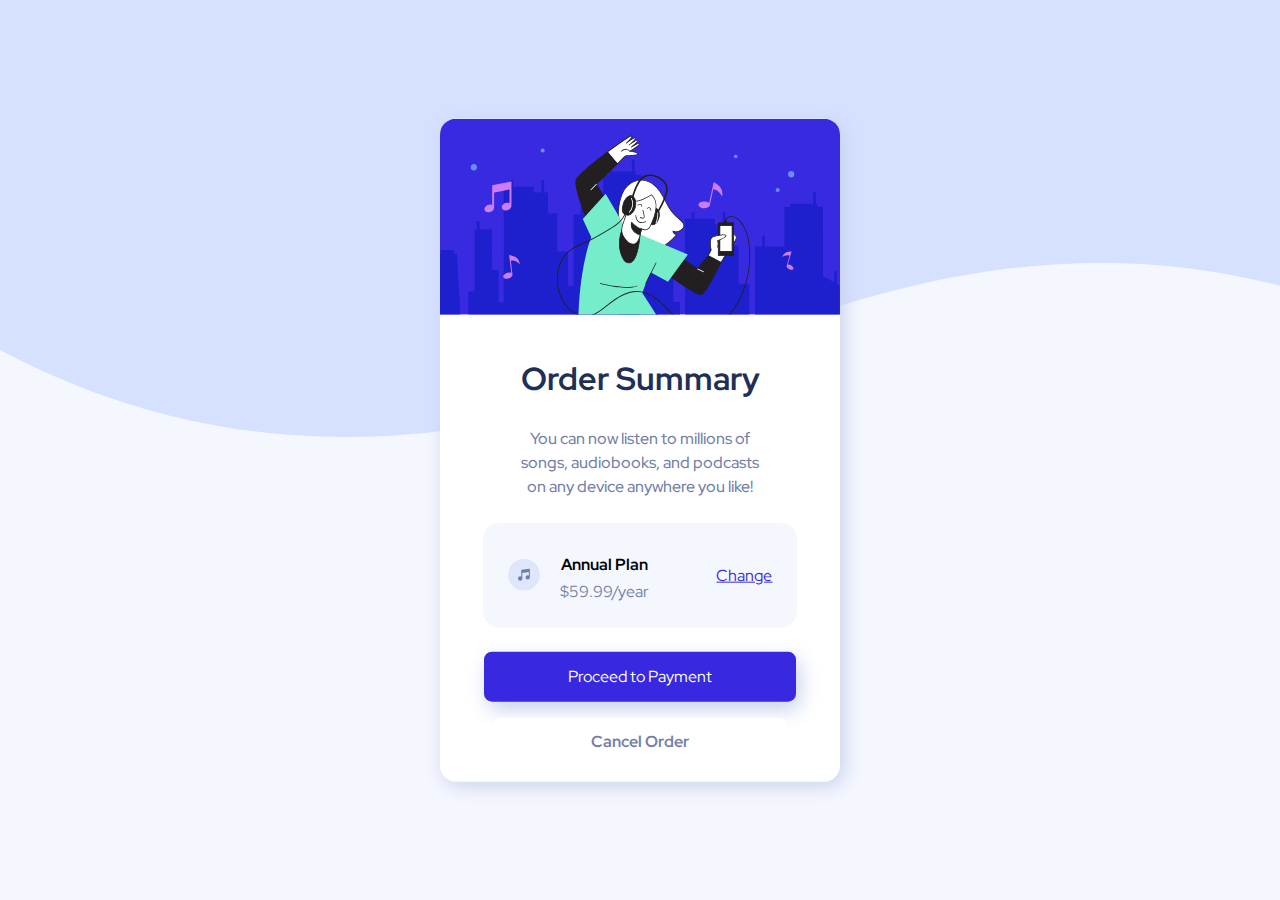
<file: index.html>
<!DOCTYPE html>
<html lang="en">
<head>
  <meta charset="UTF-8">
  <meta name="viewport" content="width=device-width, initial-scale=1.0"> <!-- displays site properly based on user's device -->

  <link rel="icon" type="image/png" sizes="32x32" href="./images/favicon-32x32.png">

  <link rel="stylesheet" href="main.css">

  
  <title>Frontend Mentor | Order summary card</title>

  <!-- Feel free to remove these styles or customise in your own stylesheet 👍 -->

</head>
<body>

  <div class="main-container">

    <img src="/images/illustration-hero.svg" alt="illustration of person listening to music">
    <div class="white-below">

      <h2>Order Summary</h2>
      <h6 class="description">You can now listen to millions of songs, audiobooks, and podcasts on any device anywhere you like!</h6>

      <div class="plan">

        <div class="plan-div">
          
          <div class="left-col">
            
            <img src="images/icon-music.svg" alt="icon of music">

            <ul>
              <li class="plan-name">Annual Plan</li>
              <li class="plan-price">$59.99/year</li>
            </ul>
          
          </div>

          <a class="text-cta" href="#">Change</a>
          
        </div>
         
      </div>

      <button class="pry-cta">Proceed to Payment</button>
      
      <button class="sec-cta">Cancel Order</button>
      
    </div>
  </div>
  
  <footer class="attribution">
    Challenge by <a href="https://www.frontendmentor.io?ref=challenge" target="_blank">Frontend Mentor</a>. 
    Coded by <a href="https://uxfoodie.myportfolio.com">Blessing Ojediran</a>.
  </footer>

</body>
</html>
</file>
<file: main.css>
@import url("https://fonts.googleapis.com/css2?family=Red+Hat+Display:wght@300;500;700;900&display=swap");
body {
  background: #f5f7ff;
  background-image: url("../images/pattern-background-desktop.svg");
  background-repeat: no-repeat;
  font-family: 'Red Hat Display', sans-serif;
  padding: 4%;

}

.main-container {

  display: flex;
  flex-direction: column;
  justify-content: space-between;
  
  margin: auto;
  width: 400px;

  background-color: white;
  -webkit-box-shadow: 4px 4px 20px #c7d1eb;
  box-shadow: 4px 4px 20px #c7d1eb;

  border-radius: 1em;

  padding: 0px;
  
  position: absolute;
  left: 50%;
  top: 50%;
  transform: translate(-50%, -50%);
}

.main-container img {
  width: 100%;
  border-radius: 16px 16px 0px 0px;
}

.white-below {
  padding: 32px;
  text-align: center;
  display: flex;
  flex-direction: column;
  justify-content: space-between;
  height: 70%;
  padding: 1em;
}

.white-below h2 {
  font-size: 32px;
  color: #1f2f56;
}

.white-below .description {
  color: #7280a7;
  font-size: 1em;
  line-height: 1.5em;
  font-weight: 500;
  width: 70%;
  margin: auto;
}

.plan {
  background: #f5f7ff;
  display: -webkit-box;
  display: -ms-flexbox;
  display: flex;
  margin: auto;
  margin-bottom: 24px;
  margin-top: 24px;
  width: 80%;
  padding: 10px;
  border-radius: 1em;
}

.plan .plan-div {
  margin: auto;
  display: -webkit-box;
  display: -ms-flexbox;
  display: flex;
  place-content: space-between;
  -webkit-box-align: center;
      -ms-flex-align: center;
          align-items: center;
  width: 90%;
}

.plan .left-col {
  display: -webkit-box;
  display: -ms-flexbox;
  display: flex;
  -webkit-box-align: center;
      -ms-flex-align: center;
          align-items: center;
}

.plan .plan-name {
  font-size: 1em;
  font-weight: bolder;
  line-height: 2em;
}

.plan .plan-price {
  font-size: 1em;
  color: #7280a7;
}

.plan .text-cta {
  font-size: 1em;
  color: #3829e0;
}

.plan .text-cta:hover {
  color: #756bdb;
}

.plan img {
  width: 2em;
}

.plan ul {
  margin-left: -20px;
  position: relative;
  list-style-type: none;
}

.pry-cta {
  color: white;
  font-size: 1em;
  font-family: inherit;
  background: #3829e0;
  display: block;
  margin: auto;
  width: 85%;
  height: 50px;
  padding: 10px;
  border: none;
  border-radius: .5em;
  cursor: pointer;
  -webkit-box-shadow: 4px 8px 20px #c7d1eb;
          box-shadow: 4px 8px 20px #c7d1eb;
}

.pry-cta:hover {
  background: #756bdb;
}

.sec-cta {
  background: white;
  font-size: 1em;
  font-weight: 700;
  font-family: inherit;
  color: #7280a7;
  display: block;
  margin: auto;
  width: 80%;
  height: 48px;
  padding: 10px;
  border: none;
  border-radius: .5em;
  margin-top: 16px;
  cursor: pointer;
}

.sec-cta:hover {
  color: #1f2f56;
}

footer {
  display: none;
  position: relative;
  bottom: 20px;
  font-size: .8em;
  text-align: center;
  margin: auto;
}

@media screen and (max-width: 700px) {
  .main-container {
    background: white;
    min-width: 280px;
    max-width: 300px;
    height: 600px;
    border-radius: 1em;
    padding: 0px;
    -webkit-box-shadow: 4px 4px 20px #c7d1eb;
            box-shadow: 4px 4px 20px #c7d1eb;
    margin: auto;
  }
  .main-container img {
    width: 100%;
    border-radius: 1em 1em 0em 0em;
  }
  .main-container h2 {
    font-size: 1.5em;
  }
  .main-container .description {
    width: 80%;
    font-size: .8em;
  }
  .main-container .plan {
    width: 85%;
  }
  .main-container .plan img {
    width: 24px;
  }
  .main-container .plan .plan-name, .main-container .plan .plan-price, .main-container .plan .text-cta {
    font-size: .8em;
    text-align: left;
  }
  .main-container button {
    width: 90%;
    font-size: 14px;
  }
}
/*# sourceMappingURL=main.css.map */
</file>
